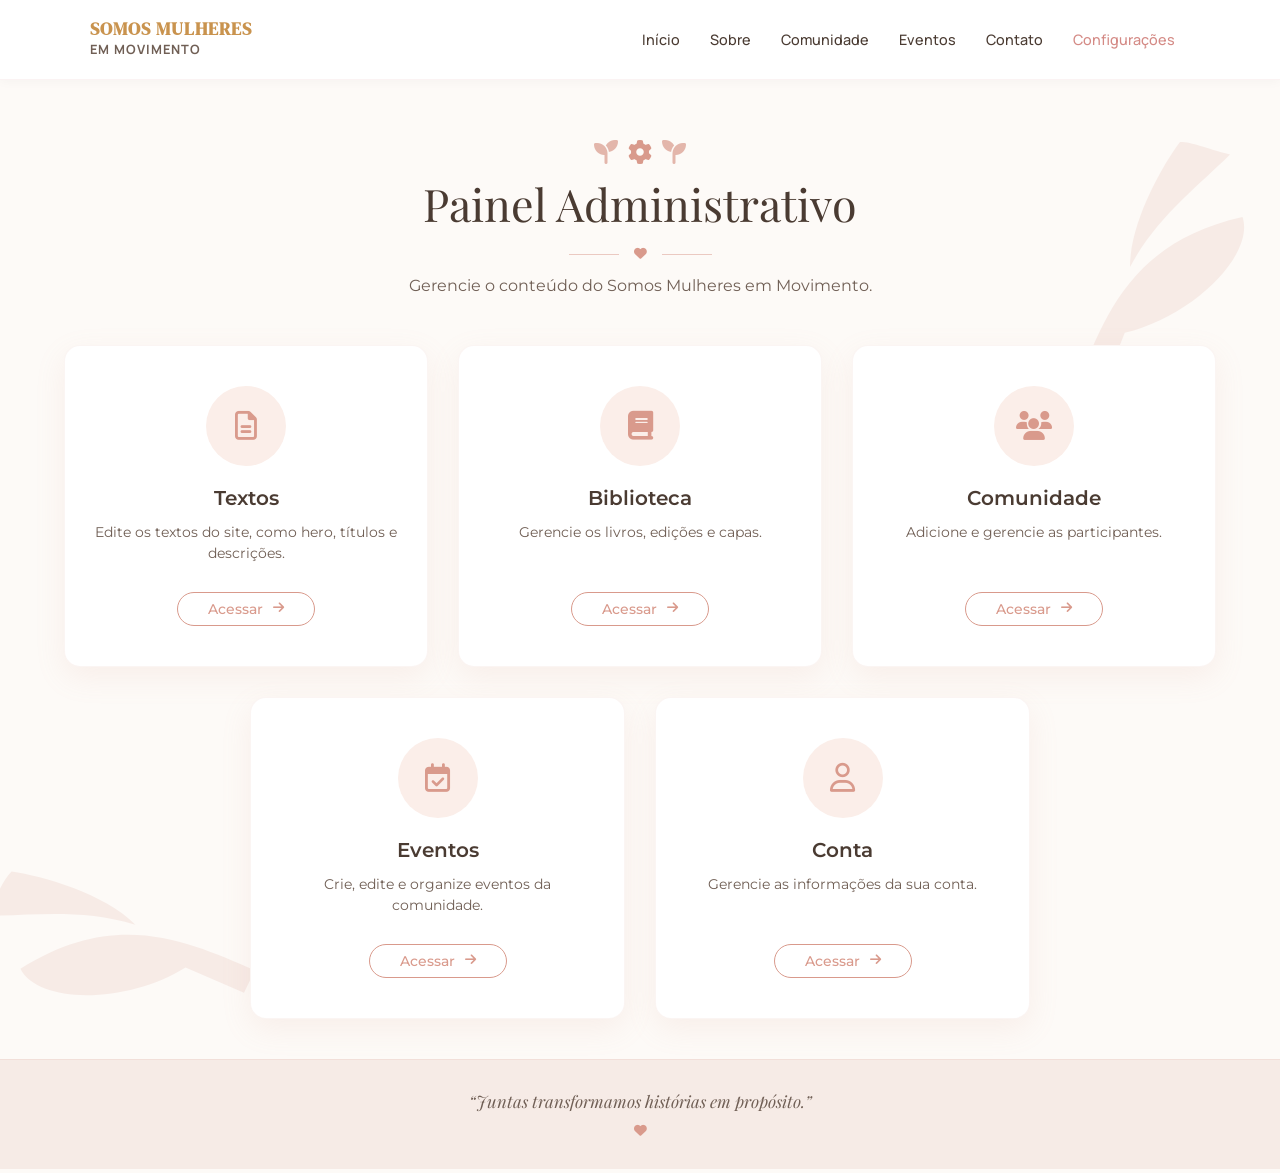
<file: configuracoes.html>
<!DOCTYPE html>
<html lang="pt-BR">
<head>
  <meta charset="UTF-8">
  <meta name="viewport" content="width=device-width, initial-scale=1.0, maximum-scale=1.0, user-scalable=no, viewport-fit=cover">
  <title>Somos Mulheres em Movimento - Painel Administrativo</title>
  
  <!-- Fontes do Menu (Index) -->
  <link rel="preconnect" href="https://fonts.googleapis.com">
  <link rel="preconnect" href="https://fonts.gstatic.com" crossorigin>
<link href="https://fonts.googleapis.com/css2?family=DM+Serif+Display&family=Manrope:wght@300;400;500;600;700&display=swap" rel="stylesheet">
    
  
  <!-- Fontes do Painel -->
  <link href="https://fonts.googleapis.com/css2?family=Montserrat:wght@400;500;600&family=Playfair+Display:ital,wght@0,400;0,600;1,400&display=swap" rel="stylesheet">
  
  <!-- Font Awesome para os ícones -->
  <link rel="stylesheet" href="https://cdnjs.cloudflare.com/ajax/libs/font-awesome/6.4.0/css/all.min.css">

  <style>
    /* ==========================================
       VARIÁVEIS DE CORES (MESCLADAS INDEX + PAINEL)
       ========================================== */
    :root {
      /* Cores e Fontes da Navbar (Do seu Index) */
      --bg-creme: #fdfaf7;
      --rosa-escuro: #d48a85;
      --rosa-claro: #e2b2ae;
      --dourado: #c9934e;
      --texto-escuro: #4a3b32;
      --texto-suave: #705f55;
      --branco: #ffffff;
      --fonte-titulo: 'DM Serif Display', serif;
      --fonte-corpo: 'Manrope', sans-serif;

      /* Cores e Variáveis do Painel */
      --accent-rose: #d99a8c;
      --accent-rose-light: #fbeee9;
      --shadow-soft: 0 10px 30px rgba(217, 154, 140, 0.12);
      --font-serif-painel: 'Playfair Display', Georgia, serif;
      --font-sans-painel: 'Montserrat', sans-serif;
    }

    * {
      box-sizing: border-box;
      margin: 0;
      padding: 0;
    }

    html, body {
      width: 100%;
      overflow-x: hidden; /* Evita rolagem e zoom lateral */
    }

    body {
      font-family: var(--font-sans-painel);
      background-color: var(--bg-creme);
      color: var(--texto-escuro);
      min-height: 100vh;
      display: flex;
      flex-direction: column;
      justify-content: space-between;
      position: relative;
    }

    /* Detalhes de folhas de fundo decorativas */
    body::before, body::after {
      content: "";
      position: absolute;
      width: 300px;
      height: 300px;
      opacity: 0.15;
      pointer-events: none;
      background-size: contain;
      background-repeat: no-repeat;
      z-index: 0;
    }
    body::before {
      top: 10%;
      right: -50px;
      background-image: url('data:image/svg+xml;utf8,<svg xmlns="http://www.w3.org/2000/svg" viewBox="0 0 24 24" fill="%23d99a8c"><path d="M17,8C8,10 5.9,16.17 3.82,21.34L5.71,22L7.58,17.26C13,16 18,11 17,8M12,2C10.5,4 8,8.5 8,12C10.11,8 13.5,5.5 16,3C14,2.5 13,2 12,2Z"/></svg>');
    }
    body::after {
      bottom: 5%;
      left: -50px;
      background-image: url('data:image/svg+xml;utf8,<svg xmlns="http://www.w3.org/2000/svg" viewBox="0 0 24 24" fill="%23d99a8c"><path d="M17,8C8,10 5.9,16.17 3.82,21.34L5.71,22L7.58,17.26C13,16 18,11 17,8M12,2C10.5,4 8,8.5 8,12C10.11,8 13.5,5.5 16,3C14,2.5 13,2 12,2Z"/></svg>');
      transform: scaleX(-1) rotate(45deg);
    }

    /* ==========================================
       HEADER / NAVBAR (Exatamente igual ao Index)
       ========================================== */
    .navbar {
        position: fixed; 
        top: 0;
        left: 0;
        width: 100%; 
        display: flex;
        justify-content: space-between;
        align-items: center;
        padding: 20px 7%;
        background-color: var(--branco);
        border-bottom: 1px solid rgba(212, 138, 133, 0.1);
        z-index: 1000; 
        box-shadow: 0 2px 10px rgba(0, 0, 0, 0.03); 
    }

    .logo {
        font-family: var(--fonte-titulo);
        font-size: 1.1rem;
        font-weight: bold;
        color: var(--dourado);
        line-height: 1.1;
        letter-spacing: 1px;
    }
    
    .logo span {
        font-size: 0.8rem;
        font-family: var(--fonte-corpo);
        color: var(--texto-suave);
    }

    .nav-links {
        display: flex;
        align-items: center;
    }

    .nav-links a {
        font-family: var(--fonte-corpo);
        color: var(--texto-escuro);
        margin: 0 15px;
        font-size: 0.9rem;
        font-weight: 500;
        text-decoration: none;
        transition: all 0.3s ease;
    }
    
    .nav-links a:hover { 
        color: var(--rosa-escuro); 
    }

    .menu-toggle, .hamburger, .nav-buttons-mobile {
        display: none;
    }

    /* ==========================================
       CONTEÚDO PRINCIPAL (PAINEL)
       ========================================== */
    main {
      max-width: 1200px;
      margin: 140px auto 40px auto; /* Margin-top para compensar a navbar fixa */
      padding: 0 24px;
      text-align: center;
      z-index: 1;
      flex-grow: 1;
      width: 100%;
    }

    .panel-header {
      margin-bottom: 50px;
    }

    .panel-header .icon-wrapper {
      display: inline-flex;
      align-items: center;
      gap: 10px;
      margin-bottom: 10px;
      color: var(--accent-rose);
    }
    
    .panel-header .icon-wrapper i { font-size: 1.5rem; }
    .panel-header .decor { font-size: 0.8rem; opacity: 0.7; }

    .panel-header h1 {
      font-family: var(--font-serif-painel);
      font-size: 2.8rem;
      font-weight: 400;
      color: var(--texto-escuro);
      margin-bottom: 15px;
    }

    .panel-header .divider {
      display: flex;
      align-items: center;
      justify-content: center;
      gap: 15px;
      margin-bottom: 15px;
    }

    .panel-header .divider::before,
    .panel-header .divider::after {
      content: "";
      width: 50px;
      height: 1px;
      background-color: var(--accent-rose);
      opacity: 0.5;
    }

    .panel-header .divider i {
      color: var(--accent-rose);
      font-size: 0.8rem;
    }

    .panel-header p {
      font-size: 1rem;
      color: var(--texto-suave);
      font-weight: 400;
    }

    /* Grid de Cards */
    .grid-container {
      display: flex;
      flex-direction: column;
      gap: 30px;
      align-items: center;
      width: 100%;
    }

    .row-top {
      display: grid;
      grid-template-columns: repeat(3, 1fr);
      gap: 30px;
      width: 100%;
    }

    /* CORREÇÃO DO ZOOM: Mudado de width: 66.6% para max-width dinâmico */
    .row-bottom {
      display: grid;
      grid-template-columns: repeat(2, 1fr);
      gap: 30px;
      width: 100%;
      max-width: 780px; 
    }

    .card {
      background-color: var(--branco);
      border-radius: 16px;
      padding: 40px 30px;
      box-shadow: var(--shadow-soft);
      display: flex;
      flex-direction: column;
      align-items: center;
      text-align: center;
      transition: transform 0.3s ease, box-shadow 0.3s ease;
      border: 1px solid rgba(217, 154, 140, 0.1);
    }

    .card:hover {
      transform: translateY(-5px);
      box-shadow: 0 15px 35px rgba(217, 154, 140, 0.2);
    }

    .card-icon-container {
      background-color: var(--accent-rose-light);
      width: 80px;
      height: 80px;
      border-radius: 50%;
      display: flex;
      align-items: center;
      justify-content: center;
      margin-bottom: 20px;
    }

    .card-icon-container i {
      font-size: 1.8rem;
      color: var(--accent-rose);
    }

    .card h3 {
      font-size: 1.25rem;
      font-weight: 600;
      color: var(--texto-escuro);
      margin-bottom: 12px;
    }

    .card p {
      font-size: 0.9rem;
      color: var(--texto-suave);
      line-height: 1.5;
      margin-bottom: 25px;
      min-height: 45px;
    }

    .btn-access {
      display: inline-flex;
      align-items: center;
      gap: 10px;
      padding: 8px 30px;
      border: 1px solid var(--accent-rose);
      border-radius: 20px;
      text-decoration: none;
      color: var(--accent-rose);
      font-size: 0.85rem;
      font-weight: 500;
      background-color: transparent;
      transition: background-color 0.3s, color 0.3s;
    }

    .btn-access:hover {
      background-color: var(--accent-rose);
      color: var(--branco);
    }

    .btn-access i {
      font-size: 0.8rem;
      transition: transform 0.3s ease;
    }

    .btn-access:hover i {
      transform: translateX(4px);
    }

    /* ==========================================
       FOOTER
       ========================================== */
    footer {
      background-color: #f6ebe6;
      padding: 30px 20px;
      text-align: center;
      border-top: 1px solid rgba(217, 154, 140, 0.15);
      z-index: 10;
      width: 100%;
    }

    footer p {
      font-family: var(--font-serif-painel);
      font-style: italic;
      color: var(--texto-suave);
      font-size: 1.05rem;
      margin-bottom: 8px;
    }

    footer .heart-icon {
      color: var(--accent-rose);
      font-size: 0.8rem;
    }

    /* ==========================================
       RESPONSIVIDADE (MEDIA QUERIES DO INDEX + PAINEL)
       ========================================== */
    @media (max-width: 1024px) {
        .navbar { padding: 20px 4%; }
        .nav-links a { margin: 0 8px; font-size: 0.85rem; }
    }

    @media (max-width: 992px) {
      .row-top { grid-template-columns: repeat(2, 1fr); }
      .row-bottom { grid-template-columns: repeat(2, 1fr); }
    }

    @media (max-width: 768px) {
        /* Menu Mobile - Hamburger */
        .hamburger {
            display: flex;
            flex-direction: column;
            justify-content: space-between;
            width: 24px;
            height: 18px;
            cursor: pointer;
            z-index: 1001;
        }
        
        .hamburger span {
            display: block;
            height: 2px;
            width: 100%;
            background-color: var(--texto-escuro);
            transition: all 0.3s ease;
        }

        .nav-links {
            position: fixed;
            top: 0;
            right: -100%;
            width: 70%;
            height: 100vh;
            background-color: var(--branco);
            box-shadow: -5px 0 15px rgba(0,0,0,0.05);
            display: flex;
            flex-direction: column;
            align-items: center;
            justify-content: center;
            gap: 20px;
            transition: right 0.3s ease;
            z-index: 1000;
        }
        
        .nav-links a { 
            font-size: 1.1rem; 
            margin: 10px 0;
        }

        .menu-toggle:checked ~ .nav-links { right: 0; }
        .menu-toggle:checked ~ .hamburger span:nth-child(1) { transform: translateY(8px) rotate(45deg); }
        .menu-toggle:checked ~ .hamburger span:nth-child(2) { opacity: 0; }
        .menu-toggle:checked ~ .hamburger span:nth-child(3) { transform: translateY(-8px) rotate(-45deg); }

        /* Ajustes Painel Mobile */
        .panel-header h1 { font-size: 2.2rem; }
        .row-top, .row-bottom { grid-template-columns: 1fr; }
    }
  </style>
</head>
<body>

  <!-- NAVBAR RESPONSIVA (Igual ao Index) -->
  <header class="navbar">
      <div class="logo">SOMOS MULHERES<br><span>EM MOVIMENTO</span></div>
      
      <!-- Botão Hambúrguer para Celular -->
      <input type="checkbox" id="menu-toggle" class="menu-toggle">
      <label for="menu-toggle" class="hamburger">
          <span></span>
          <span></span>
          <span></span>
      </label>

      <nav class="nav-links">
          <a href="index.html">Início</a>
          <a href="sobre.html">Sobre</a>
          <a href="comunidade.html">Comunidade</a>
          <a href="eventos.html">Eventos</a>
          <a href="contatos.html">Contato</a>
          <a href="configuracoes.html" style="color: var(--rosa-escuro);">Configurações</a>
          
          <div class="nav-buttons-mobile"></div>
      </nav>
  </header>

  <!-- Conteúdo Principal do Painel -->
  <main>
    <section class="panel-header">
      <div class="icon-wrapper">
        <span class="decor"><i class="fa-solid fa-seedling"></i></span>
        <i class="fa-solid fa-gear"></i>
        <span class="decor" style="transform: scaleX(-1);"><i class="fa-solid fa-seedling"></i></span>
      </div>
      <h1>Painel Administrativo</h1>
      <div class="divider">
        <i class="fa-solid fa-heart"></i>
      </div>
      <p>Gerencie o conteúdo do Somos Mulheres em Movimento.</p>
    </section>

    <!-- Grid de Opções (Cards) -->
    <div class="grid-container">
      
      <!-- Linha Superior (3 Cards) -->
      <div class="row-top">
        <div class="card">
          <div class="card-icon-container">
            <i class="fa-regular fa-file-lines"></i>
          </div>
          <h3>Textos</h3>
          <p>Edite os textos do site, como hero, títulos e descrições.</p>
          <a href="#textos" class="btn-access">
            Acessar <i class="fa-solid fa-arrow-right"></i>
          </a>
        </div>

        <div class="card">
          <div class="card-icon-container">
            <i class="fa-solid fa-book"></i>
          </div>
          <h3>Biblioteca</h3>
          <p>Gerencie os livros, edições e capas.</p>
          <a href="#biblioteca" class="btn-access">
            Acessar <i class="fa-solid fa-arrow-right"></i>
          </a>
        </div>

        <div class="card">
          <div class="card-icon-container">
            <i class="fa-solid fa-users"></i>
          </div>
          <h3>Comunidade</h3>
          <p>Adicione e gerencie as participantes.</p>
          <a href="#comunidade" class="btn-access">
            Acessar <i class="fa-solid fa-arrow-right"></i>
          </a>
        </div>
      </div>

      <!-- Linha Inferior (2 Cards) -->
      <div class="row-bottom">
        <div class="card">
          <div class="card-icon-container">
            <i class="fa-regular fa-calendar-check"></i>
          </div>
          <h3>Eventos</h3>
          <p>Crie, edite e organize eventos da comunidade.</p>
          <a href="#eventos" class="btn-access">
            Acessar <i class="fa-solid fa-arrow-right"></i>
          </a>
        </div>

        <div class="card">
          <div class="card-icon-container">
            <i class="fa-regular fa-user"></i>
          </div>
          <h3>Conta</h3>
          <p>Gerencie as informações da sua conta.</p>
          <a href="#conta" class="btn-access">
            Acessar <i class="fa-solid fa-arrow-right"></i>
          </a>
        </div>
      </div>

    </div>
  </main>

  <!-- Rodapé -->
  <footer>
    <p>“Juntas transformamos histórias em propósito.”</p>
    <i class="fa-solid fa-heart heart-icon"></i>
  </footer>

</body>
</html>
</file>
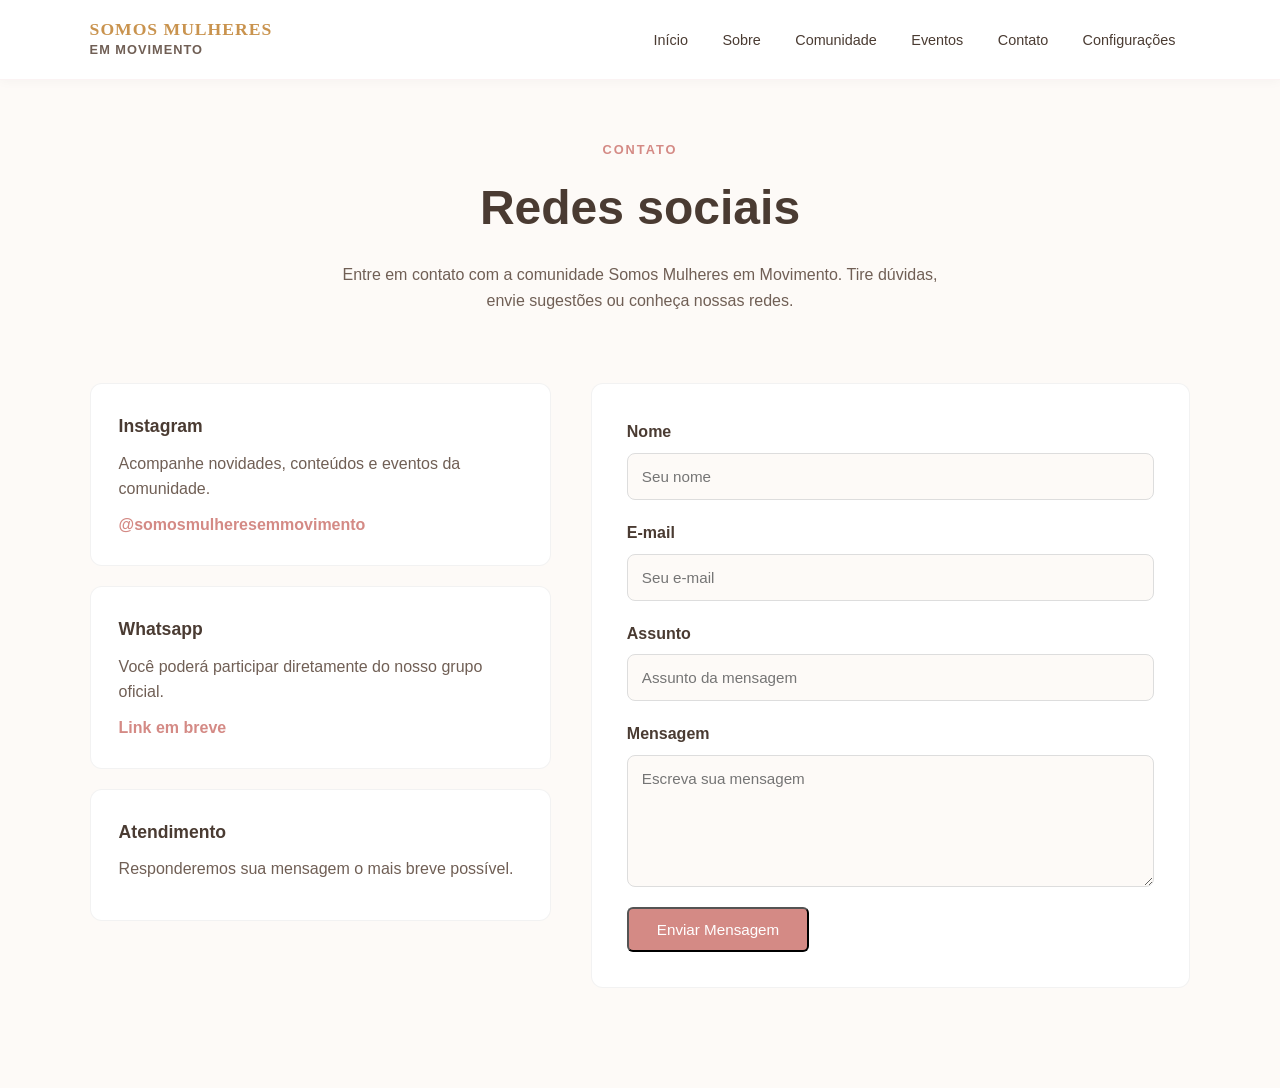
<file: contatos.html>
<!DOCTYPE html>
<html>

<head>
  <meta charset="UTF-8">
  <meta name="viewport" content="width=device-width, initial-scale=1">
  <title></title>
</head>
<link rel="stylesheet" href="contatos.css">
<link rel="stylesheet" href="style.css">

<body>
    
<header class="navbar">
    <div class="logo">
        SOMOS MULHERES<br>
        <span>EM MOVIMENTO</span>
    </div>

    <input type="checkbox" id="menu-toggle" class="menu-toggle">

    <label for="menu-toggle" class="hamburger">
        <span></span>
        <span></span>
        <span></span>
    </label>

    <nav class="nav-links">
            <a href="index.html">Início</a>
            <a href="sobre.html">Sobre</a>
            <a href="comunidade.html">Comunidade</a>
            <a href="eventos.html">Eventos</a>
            <a href="contatos.html">Contato</a>
                        <a href="configuracoes.html">Configurações</a>
    </nav>

    </div>
</header>
    
    
    
<section class="contact-page">

    <div class="contact-header">
        <span class="subtitle">Contato</span>
        <h1>Redes sociais</h1>
        <p>
            Entre em contato com a comunidade Somos Mulheres em Movimento.
            Tire dúvidas, envie sugestões ou conheça nossas redes.
        </p>
    </div>

    <div class="contact-container">

        <div class="contact-info">

            <div class="contact-card">
                <h3>Instagram</h3>
                <p>
                    Acompanhe novidades, conteúdos e eventos da comunidade.
                </p>

                <a href="https://www.instagram.com/somosmulheresemmovimento?igsh=YnJ5N2hqcnowNGRm"
                   target="_blank"
                   class="contact-link">
                   @somosmulheresemmovimento
                </a>
            </div>

            <div class="contact-card">
                <h3>Whatsapp</h3>
                <p>
                    Você poderá participar diretamente do nosso grupo oficial.
                </p>

                <a href="#" class="contact-link">
                    Link em breve
                </a>
            </div>

            <div class="contact-card">
                <h3>Atendimento</h3>
                <p>
                    Responderemos sua mensagem o mais breve possível.
                </p>
            </div>

        </div>

        <form class="contact-form">

            <div class="form-group">
                <label>Nome</label>
                <input type="text" placeholder="Seu nome">
            </div>

            <div class="form-group">
                <label>E-mail</label>
                <input type="email" placeholder="Seu e-mail">
            </div>

            <div class="form-group">
                <label>Assunto</label>
                <input type="text" placeholder="Assunto da mensagem">
            </div>

            <div class="form-group">
                <label>Mensagem</label>
                <textarea rows="6" placeholder="Escreva sua mensagem"></textarea>
            </div>

            <button type="submit" class="btn-primary rose">
                Enviar Mensagem
            </button>

        </form>

    </div>

</section>


  
  
  
</body>

</html>
</file>
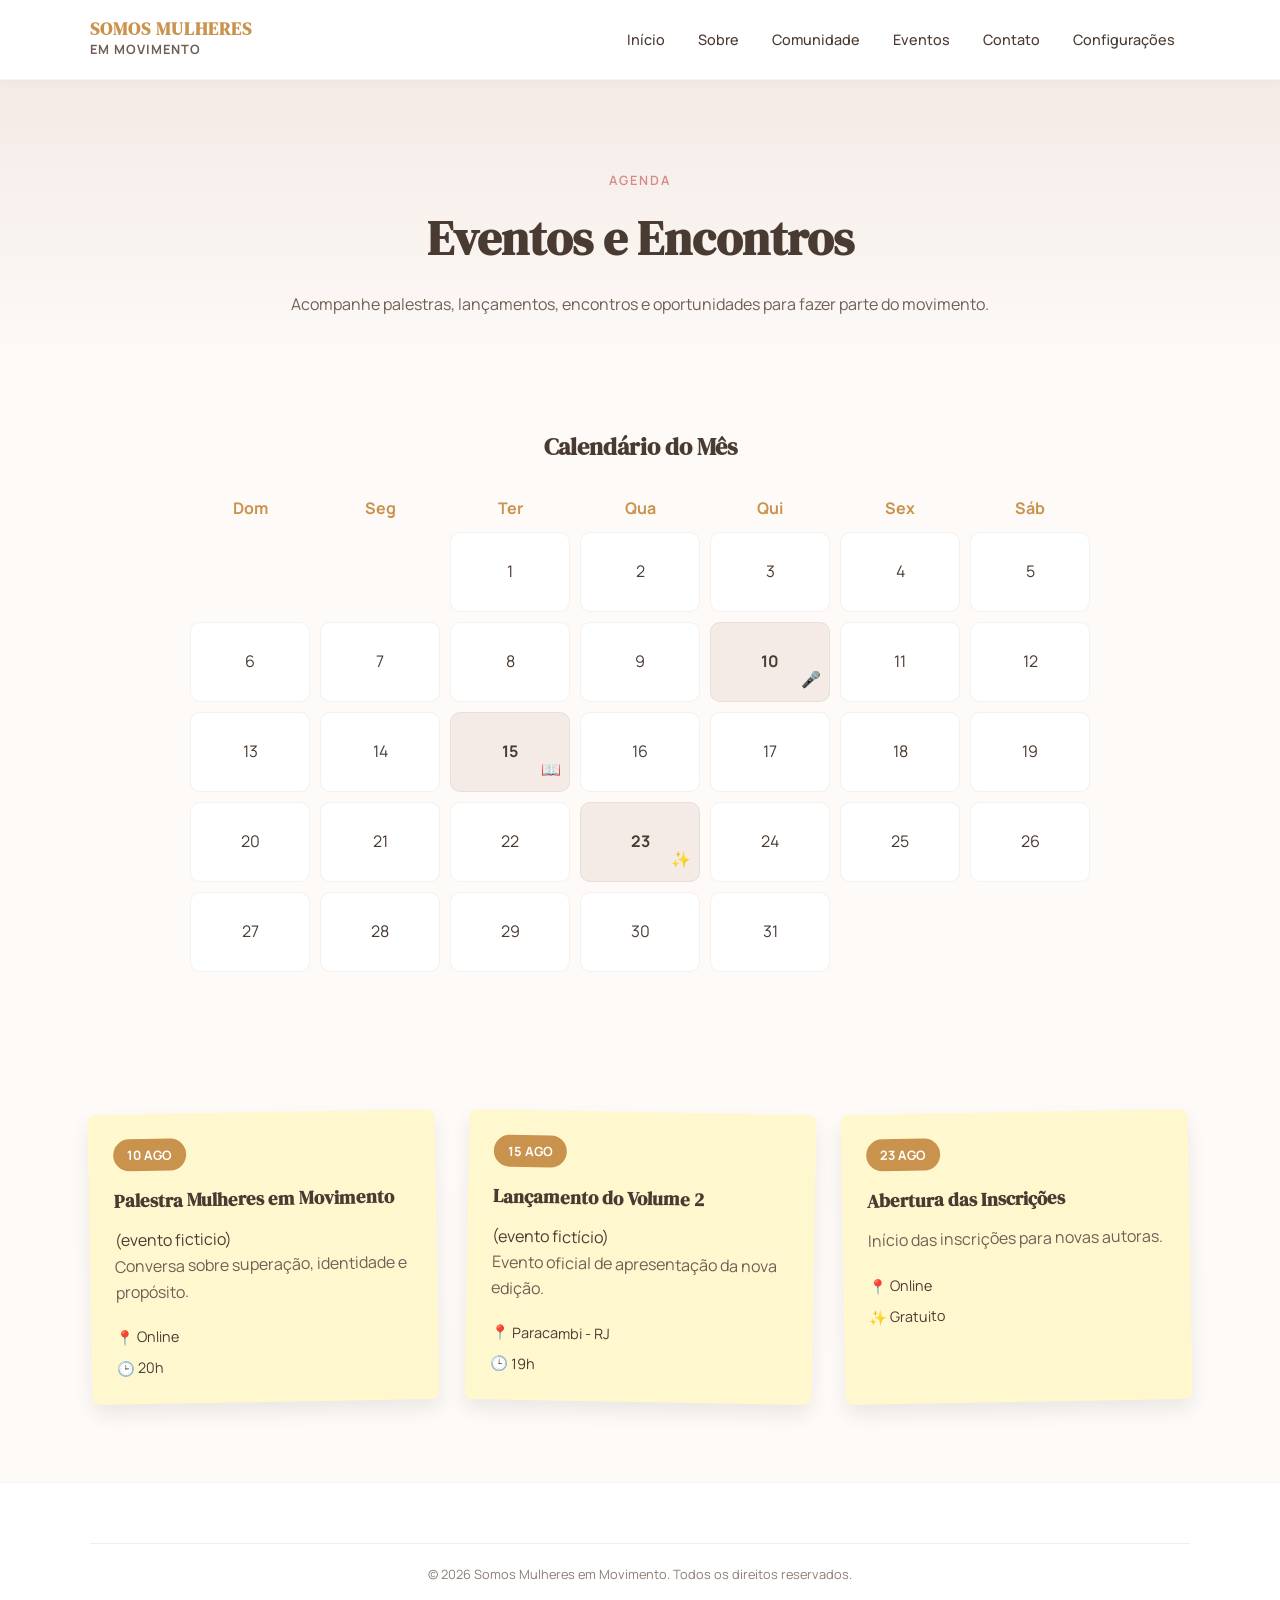
<file: eventos.html>
<!DOCTYPE html>
<html lang="pt-BR">
<head>
<meta charset="UTF-8">
<meta name="viewport" content="width=device-width, initial-scale=1.0">

<title>Eventos - Somos Mulheres em Movimento</title>

<link rel="preconnect" href="https://fonts.googleapis.com">
<link rel="preconnect" href="https://fonts.gstatic.com" crossorigin>

<link href="https://fonts.googleapis.com/css2?family=DM+Serif+Display&family=Manrope:wght@300;400;500;600;700&display=swap" rel="stylesheet">

<link rel="stylesheet" href="style.css">
<link rel="stylesheet" href="eventos.css">

</head>
<body>

<header class="navbar">
    <div class="logo">
        SOMOS MULHERES<br>
        <span>EM MOVIMENTO</span>
    </div>

    <input type="checkbox" id="menu-toggle" class="menu-toggle">

    <label for="menu-toggle" class="hamburger">
        <span></span>
        <span></span>
        <span></span>
    </label>

    <nav class="nav-links">
            <a href="index.html">Início</a>
            <a href="sobre.html">Sobre</a>
            <a href="comunidade.html">Comunidade</a>
            <a href="eventos.html">Eventos</a>
            <a href="contatos.html">Contato</a>
                        <a href="configuracoes.html">Configurações</a>
    </nav>

    </div>
</header>

<section class="page-header">
    <div class="header-container">
        <span class="subtitle">Agenda</span>

        <h1>Eventos e Encontros</h1>

        <p>
            Acompanhe palestras, lançamentos, encontros e
            oportunidades para fazer parte do movimento.
        </p>
    </div>
</section>

<section class="calendar-section">

    <h2>Calendário do Mês</h2>

    <div class="calendar">

        <div class="day-name">Dom</div>
        <div class="day-name">Seg</div>
        <div class="day-name">Ter</div>
        <div class="day-name">Qua</div>
        <div class="day-name">Qui</div>
        <div class="day-name">Sex</div>
        <div class="day-name">Sáb</div>

        <div></div>
        <div></div>

        <div class="day">1</div>
        <div class="day">2</div>
        <div class="day">3</div>
        <div class="day">4</div>
        <div class="day">5</div>

        <div class="day">6</div>
        <div class="day">7</div>
        <div class="day">8</div>
        <div class="day">9</div>

        <div class="day event-day">
            10
            <span>🎤</span>
        </div>

        <div class="day">11</div>
        <div class="day">12</div>

        <div class="day">13</div>
        <div class="day">14</div>

        <div class="day event-day">
            15
            <span>📖</span>
        </div>

        <div class="day">16</div>
        <div class="day">17</div>
        <div class="day">18</div>
        <div class="day">19</div>

        <div class="day">20</div>
        <div class="day">21</div>
        <div class="day">22</div>

        <div class="day event-day">
            23
            <span>✨</span>
        </div>

        <div class="day">24</div>
        <div class="day">25</div>
        <div class="day">26</div>

        <div class="day">27</div>
        <div class="day">28</div>
        <div class="day">29</div>
        <div class="day">30</div>
        <div class="day">31</div>

    </div>

</section>

<section class="events-board">

    <div class="event-card">
        <span class="event-date">10 AGO</span>

        <h3>Palestra Mulheres em Movimento</h3>
        <span>(evento ficticio)</span>

        <p>
            Conversa sobre superação, identidade e propósito.
        </p>

        <div class="event-info">
            <span>📍 Online</span>
            <span>🕒 20h</span>
        </div>
    </div>

    <div class="event-card">
        <span class="event-date">15 AGO</span>

        <h3>Lançamento do Volume 2</h3>
        <span>(evento fictício)</span>

        <p>
            Evento oficial de apresentação da nova edição.
        </p>

        <div class="event-info">
            <span>📍 Paracambi - RJ</span>
            <span>🕒 19h</span>
        </div>
    </div>

    <div class="event-card">
        <span class="event-date">23 AGO</span>

        <h3>Abertura das Inscrições</h3>

        <p>
            Início das inscrições para novas autoras.
        </p>

        <div class="event-info">
            <span>📍 Online</span>
            <span>✨ Gratuito</span>
        </div>
    </div>

</section>

<footer class="footer">
    <div class="footer-copyright">
        <p>
            © 2026 Somos Mulheres em Movimento.
            Todos os direitos reservados.
        </p>
    </div>
</footer>

</body>
</html>
</file>
<file: contatos.css>
/* ==========================
   PÁGINA DE CONTATO
========================== */

.contact-page{
    padding:140px 7% 100px;
}

.contact-header{
    text-align:center;
    max-width:700px;
    margin:0 auto 70px;
}

.contact-header h1{
    font-size:3rem;
    font-weight:700;
    margin-bottom:15px;
}

.contact-header p{
    color:var(--texto-suave);
    max-width:600px;
    margin:auto;
}

.contact-container{
    display:grid;
    grid-template-columns:1fr 1.3fr;
    gap:40px;
}

.contact-info{
    display:flex;
    flex-direction:column;
    gap:20px;
}

.contact-card{
    background:var(--branco);
    padding:28px;
    border-radius:12px;
    border:1px solid rgba(0,0,0,0.05);
}

.contact-card h3{
    margin-bottom:10px;
    font-size:1.1rem;
}

.contact-card p{
    color:var(--texto-suave);
    margin-bottom:10px;
}

.contact-link{
    color:var(--rosa-escuro);
    font-weight:600;
}

.contact-form{
    background:var(--branco);
    padding:35px;
    border-radius:12px;
    border:1px solid rgba(0,0,0,0.05);
}

.form-group{
    display:flex;
    flex-direction:column;
    margin-bottom:20px;
}

.form-group label{
    margin-bottom:8px;
    font-weight:600;
}

.form-group input,
.form-group textarea{
    padding:14px;
    border:1px solid #ddd;
    border-radius:8px;
    font-family:var(--fonte-corpo);
    font-size:0.95rem;
    background:var(--bg-creme);
}

.form-group textarea{
    resize:vertical;
}

.form-group input:focus,
.form-group textarea:focus{
    outline:none;
    border-color:var(--rosa-escuro);
}

/* RESPONSIVO */

@media(max-width:900px){

    .contact-container{
        grid-template-columns:1fr;
    }

    .contact-header h1{
        font-size:2.2rem;
    }

    .contact-page{
        padding:120px 5% 80px;
    }
}
</file>
<file: style.css>
/* ==========================================================
   1. CONFIGURAÇÕES GERAIS E PALETA DE CORES
   ========================================================== */
:root {
    --bg-creme: #fdfaf7;
    --rosa-escuro: #d48a85;
    --rosa-claro: #e2b2ae;
    --rosa-suave: #f4eae6;
    --dourado: #c9934e;
    --texto-escuro: #4a3b32;
    --texto-suave: #705f55;
    --branco: #ffffff;
    
    /* Fontes */
    --fonte-titulo: 'DM Serif Display', serif;
    --fonte-corpo: 'Manrope', sans-serif;
}

* {
    margin: 0;
    padding: 0;
    box-sizing: border-box;
}

body {
    font-family: var(--fonte-corpo);
    background-color: var(--bg-creme);
    color: var(--texto-escuro);
    line-height: 1.6;
}

a {
    text-decoration: none;
    transition: all 0.3s ease;
}

/* ==========================================================
   2. COMPONENTES REUTILIZÁVEIS (BOTÕES E ÍCONES)
   ========================================================== */
.btn-primary {
    display: inline-block;
    padding: 12px 28px;
    border-radius: 6px;
    font-weight: 500;
    color: var(--branco);
    font-size: 0.95rem;
    text-align: center;
}

.btn-primary.rose { 
    background-color: var(--rosa-escuro);
}
.btn-primary.rose:hover { 
    background-color: #be7570; 
}


.btn-primary.gold { 
    background-color: var(--dourado); 
    margin: 30px;
}


.btn-secondary {
    display: inline-block;
    padding: 12px 28px;
    border: 1px solid var(--rosa-escuro);
    border-radius: 6px;
    color: var(--rosa-escuro);
    font-weight: 500;
    font-size: 0.95rem;
    text-align: center;
    
}
.btn-secondary:hover {
    background-color: var(--rosa-suave);
}

.icon, [data-lucide] {
    width: 28px;
    height: 28px;
    stroke: var(--dourado);
    color: var(--dourado);
    stroke-width: 1.7;
    flex-shrink: 0;
}

.feature-item svg, .cta-item svg {
    width: 28px;
    height: 28px;
    stroke: var(--dourado);
    stroke-width: 1.7;
}

/* ==========================================================
   3. ESTRUTURA HEADER / NAVBAR (FIXA NO TOPO)
   ========================================================== */
.navbar {
    position: fixed; 
    top: 0;
    left: 0;
    width: 100%; 
    display: flex;
    justify-content: space-between;
    align-items: center;
    padding: 20px 7%;
    background-color: var(--branco);
    border-bottom: 1px solid rgba(212, 138, 133, 0.1);
    z-index: 1000; 
    box-shadow: 0 2px 10px rgba(0, 0, 0, 0.03); 
}

.logo {
    font-family: var(--fonte-titulo);
    font-size: 1.1rem;
    font-weight: bold;
    color: var(--dourado);
    line-height: 1.1;
    letter-spacing: 1px;
}
.logo span {
    font-size: 0.8rem;
    font-family: var(--fonte-corpo);
    color: var(--texto-suave);
}

.nav-links a {
    color: var(--texto-escuro);
    margin: 0 15px;
    font-size: 0.9rem;
    font-weight: 500;
}
.nav-links a:hover { 
    color: var(--rosa-escuro); 
}

.btn-login {
    color: var(--rosa-escuro);
    margin-right: 20px;
    font-size: 0.9rem;
    font-weight: 500;
    border: 1px solid var(--rosa-claro);
    padding: 8px 20px;
    border-radius: 6px;
}

.menu-toggle, .hamburger, .nav-buttons-mobile {
    display: none;
}

/* ==========================================================
   4. HERO SECTION & MOCKUP DO LIVRO
   ========================================================== */
.hero {
    margin-top: 80px;
    display: grid;
    grid-template-columns: 1.1fr 0.9fr; 
    gap: 50px;
    padding: 80px 7%;
    align-items: center;
    background: radial-gradient(circle at 80% 20%, var(--rosa-suave) 0%, transparent 60%);
}

.hero-book-featured {
    display: flex;
    justify-content: center;
    align-items: center;
}

/* Customização do mockup para simular o livro */
.book-cover-mockup {
    width: 280px;
    height: 400px;
    background-color: var(--rosa-escuro);
    border-radius: 8px 16px 16px 8px;
    box-shadow: 15px 15px 30px rgba(0, 0, 0, 0.15);
    position: relative;
    display: flex;
    flex-direction: column;
    justify-content: flex-end;
    padding: 30px;
    color: var(--branco);
    border-left: 5px solid rgba(0,0,0,0.1);
}

/* Imagem da capa ajustada sem vazar das bordas */
.book-cover-mockup img {
    position: absolute;
    top: 0;
    left: 0;
    width: 100%;
    height: 100%;
    object-fit: cover;
    border-radius: 8px 16px 16px 8px; 
    z-index: 1;
}

/* Sombra degradê para destacar o texto branco por cima da imagem */
.book-cover-mockup::after {
    content: '';
    position: absolute;
    top: 0;
    left: 0;
    width: 100%;
    height: 100%;
    
}

.book-title-mock {
    font-family: var(--fonte-titulo);
    font-size: 1.8rem;
    text-align: center;
    line-height: 1.3;
    position: relative;
    z-index: 3;
}
.book-title-mock span {
    display: block;
    font-family: var(--fonte-corpo);
    font-size: 1rem;
    margin-top: 15px;
    color: var(--rosa-suave);
}

/* Selo posicionado para fora da borda direita */
.volume-badge {
    position: absolute;
    top: 20px;
    right: -15px;
    background-color: var(--dourado);
    color: var(--branco);
    padding: 5px 15px;
    font-size: 0.75rem;
    font-weight: bold;
    border-radius: 4px;
    box-shadow: 3px 4px 10px rgba(0,0,0,0.15);
    z-index: 3;
}

/* ==========================================================
   5. FEATURES BAR (BARRA DE BENEFÍCIOS)
   ========================================================== */
.features-bar {
    display: grid;
    grid-template-columns: repeat(4, 1fr);
    background-color: var(--rosa-suave);
    padding: 30px 7%;
    text-align: center;
    gap: 20px;
}

.feature-item {
    display: flex;
    align-items: center;
    justify-content: center;
    gap: 15px;
    text-align: left;
}

.feature-item h3 { 
    font-size: 1.1rem; 
    font-weight: 600;
    font-family: var(--fonte-corpo);
    color: var(--texto-escuro);
}
    
.feature-item p { 
    font-size: 0.85rem; 
    color: var(--texto-suave);
    font-family: var(--fonte-corpo);
}

/* ==========================================================
   6. SEÇÃO SOBRE NÓS E PREVIEW DA COMUNIDADE
   ========================================================== */
.about-community {
    display: grid;
    grid-template-columns: 1fr 1.2fr;
    gap: 80px;
    padding: 100px 7%;
}

.subtitle {
    text-transform: uppercase;
    font-size: 0.8rem;
    letter-spacing: 2px;
    color: var(--rosa-escuro);
    font-weight: 600;
    display: block;
    margin-bottom: 10px;
}

.about-text h2 {
    font-family: var(--fonte-titulo);
    font-size: 2.5rem;
    line-height: 1.2;
    margin-bottom: 20px;
}

.about-text p {
    color: var(--texto-suave);
    margin-bottom: 20px;
}

.about-text .btn-primary { 
    margin-top: 15px; 
}

.community-preview {
    background-color: var(--branco);
    padding: 40px;
    border-radius: 12px;
    border: 1px solid rgba(212, 138, 133, 0.15);
}

.community-preview h3 {
    font-size: 1.2rem;
    margin-bottom: 25px;
    color: var(--texto-escuro);
}

.cards-grid {
    display: grid;
    grid-template-columns: repeat(3, 1fr);
    gap: 20px;
    margin-bottom: 25px;
}

.profile-card {
    background-color: var(--bg-creme);
    padding: 15px;
    border-radius: 8px;
    text-align: center;
}

.profile-img-placeholder {
    height: 140px;
    background-color: var(--rosa-claro);
    border-radius: 6px;
    margin-bottom: 15px;
}

.profile-card h4 { font-size: 1rem; margin-bottom: 2px; }
.profile-card .role { font-size: 0.8rem; color: var(--dourado); margin-bottom: 8px; }
.profile-card .tag { font-size: 0.75rem; color: var(--texto-suave); font-weight: 500; }

.view-all {
    display: inline-block;
    color: var(--rosa-escuro);
    font-weight: 600;
    font-size: 0.9rem;
}

/* ==========================================================
   7. SEÇÃO DE EDIÇÕES (BIBLIOTECA)
   ========================================================== */
.edicoes-section {
    padding: 80px 7%;
    background-color: var(--branco);
}

.section-title-center {
    text-align: center;
    max-width: 600px;
    margin: 0 auto 50px auto;
}
.section-title-center h2 {
    font-family: var(--fonte-titulo);
    font-size: 2.3rem;
    margin-bottom: 15px;
}

.edicoes-grid {
    display: grid;
    grid-template-columns: repeat(auto-fit, minmax(280px, 1fr));
    gap: 40px;
}

.book-card {
    background-color: var(--bg-creme);
    border-radius: 8px;
    overflow: hidden;
    box-shadow: 0 5px 15px rgba(0,0,0,0.02);
    border: 1px solid rgba(212, 138, 133, 0.1);
    transition: transform 0.3s;
    display: flex;
    flex-direction: column;
}
.book-card:hover {
    transform: translateY(-5px);
}

.book-card-cover {
    height: 220px;
    display: flex;
    align-items: center;
    justify-content: center;
    color: var(--branco);
    font-family: var(--fonte-titulo);
    font-size: 2rem;
}
.placeholder-vol1 { background-color: var(--rosa-claro); }
.placeholder-vol2 { background-color: var(--texto-suave); opacity: 0.7; }

.book-card-info {
    padding: 25px;
    flex-grow: 1;
    display: flex;
    flex-direction: column;
    justify-content: space-between;
}
.book-card-info h3 { font-size: 1.2rem; margin-bottom: 10px; }
.book-card-info p { font-size: 0.9rem; color: var(--texto-suave); margin-bottom: 15px; }
.btn-link { color: var(--rosa-escuro); font-weight: 600; font-size: 0.9rem; }

.book-card-cover {
    height: 350px;
    background: #f8f5f2;
    display: flex;
    justify-content: center;
    align-items: center;
}

.book-card-cover img {
    height: 90%;
    width: auto;
    border-radius: 4px;
    box-shadow: 0 10px 20px rgba(0,0,0,.15);
}



.badge-status {
    align-self: flex-start;
    background-color: rgba(112, 95, 85, 0.1);
    color: var(--texto-escuro);
    padding: 3px 10px;
    font-size: 0.75rem;
    border-radius: 4px;
}

.book-card.call-to-action {
    background-color: var(--rosa-suave);
    border: 2px dashed var(--rosa-claro);
    justify-content: center;
    align-items: center;
    padding: 40px 25px;
    text-align: center;
}
.cta-card-content h4 { font-family: var(--fonte-titulo); font-size: 1.4rem; margin-bottom: 10px; }
.cta-card-content p { font-size: 0.9rem; margin-bottom: 20px; color: var(--texto-suave); }

/* ==========================================================
   8. SEÇÃO FAÇA PARTE (CTA GRID)
   ========================================================== */
.cta-section {
    background: linear-gradient(to bottom, var(--rosa-suave), transparent);
    padding: 100px 7%;
    text-align: center;
}

.cta-header {
    max-width: 700px;
    margin: 0 auto 60px auto;
}
.cta-header h2 { font-family: var(--fonte-titulo); font-size: 2.4rem; margin-bottom: 15px; }
.cta-header p { color: var(--texto-suave); margin-bottom: 25px; }

.cta-grid {
    display: grid;
    grid-template-columns: repeat(4, 1fr);
    gap: 30px;
}

.cta-item {
    background-color: var(--branco);
    padding: 30px 20px;
    border-radius: 8px;
    box-shadow: 0 5px 15px rgba(0,0,0,0.02);
}
.cta-item h4 { font-size: 1.1rem; margin-bottom: 10px; }
.cta-item p { font-size: 0.85rem; color: var(--texto-suave); }

/* ==========================================================
   9. DEPOIMENTOS & NEWSLETTER
   ========================================================== */
.quote-section {
    padding: 80px 7%;
    text-align: center;
    background-color: var(--branco);
}

.quote-container {
    max-width: 800px;
    margin: 0 auto;
}
.quote-mark {
    font-family: var(--fonte-titulo);
    font-size: 5rem;
    color: var(--rosa-claro);
    line-height: 0;
    display: block;
    margin-bottom: 20px;
}

blockquote {
    font-family: var(--fonte-corpo);
    font-size: 1.8rem;
    font-weight: 300;
    color: var(--texto-escuro);
}

.newsletter-bar {
    background-color: var(--rosa-claro);
    padding: 40px 7%;
    display: flex;
    justify-content: space-between;
    align-items: center;
    gap: 30px;
}
.newsletter-bar h3 { color: var(--texto-escuro); font-size: 1.3rem; max-width: 400px; }

.newsletter-form {
    display: flex;
    gap: 15px;
    flex-grow: 1;
    max-width: 600px;
}
.newsletter-form input {
    flex-grow: 1;
    padding: 12px 20px;
    border: none;
    border-radius: 6px;
    font-family: var(--fonte-corpo);
}

.btn-submit {
    background-color: var(--dourado);
    color: var(--branco);
    border: none;
    padding: 12px 30px;
    border-radius: 6px;
    font-weight: 600;
    cursor: pointer;
    transition: background 0.3s;
}
.btn-submit:hover { background-color: #b07e3d; }

/* ==========================================================
   10. RODAPÉ (FOOTER)
   ========================================================== */
.footer {
    background-color: var(--branco);
    padding: 60px 7% 30px 7%;
    border-top: 1px solid rgba(212, 138, 133, 0.1);
}

.footer-container {
    display: flex;
    justify-content: space-between;
    width: 100%;
    margin-bottom: 40px;
}

.footer-brand { max-width: 300px; }
.footer-brand p { font-size: 0.85rem; color: var(--texto-suave); margin-top: 15px; }

.footer-links {
    display: flex;
    gap: 60px;
}
.footer-links h4 {
    font-size: 0.9rem;
    text-transform: uppercase;
    letter-spacing: 1px;
    margin-bottom: 15px;
    color: var(--texto-escuro);
}
.footer-links a {
    display: block;
    font-size: 0.85rem;
    color: var(--texto-suave);
    margin-bottom: 8px;
}
.footer-links a:hover { color: var(--rosa-escuro); }

.footer-copyright {
    border-top: 1px solid rgba(112, 95, 85, 0.1); 
    padding-top: 20px;
    text-align: center;
}
.footer-copyright p { font-size: 0.8rem; color: var(--texto-suave); opacity: 0.8; }

/* ==========================================================
   11. RESPONSIVIDADE PARA TABLETS (Telas até 1024px)
   ========================================================== */
@media (max-width: 1024px) {
    .navbar { padding: 20px 4%; }
    .nav-links a { margin: 0 8px; font-size: 0.85rem; }
    .btn-login { margin-right: 10px; padding: 8px 15px; }
    
    .hero {
        grid-template-columns: 1fr; 
        text-align: center;
        padding: 40px 5%;
    }
    .hero-content h1 { font-size: 3rem; }
    .hero-content p { margin: 0 auto 30px auto; }
    .hero-actions { justify-content: center; }

    .features-bar { grid-template-columns: repeat(2, 1fr); gap: 20px; }
    .about-community { grid-template-columns: 1fr; gap: 50px; padding: 60px 5%; }
    .cta-grid { grid-template-columns: repeat(2, 1fr); }
}

/* ==========================================================
   12. RESPONSIVIDADE PARA CELULARES (Telas até 768px)
   ========================================================== */
@media (max-width: 768px) {
    .nav-buttons { display: none; }
    
    .hamburger {
        display: flex;
        flex-direction: column;
        justify-content: space-between;
        width: 24px;
        height: 18px;
        cursor: pointer;
        z-index: 100;
    }
    .hamburger span {
        display: block;
        height: 2px;
        width: 100%;
        background-color: var(--texto-escuro);
        transition: all 0.3s ease;
    }

    .nav-links {
        position: fixed;
        top: 0;
        right: -100%;
        width: 70%;
        height: 100vh;
        background-color: var(--branco);
        box-shadow: -5px 0 15px rgba(0,0,0,0.05);
        display: flex;
        flex-direction: column;
        align-items: center;
        justify-content: center;
        gap: 20px;
        transition: right 0.3s ease;
        z-index: 99;
    }
    .nav-links a { font-size: 1.1rem; }

    .nav-buttons-mobile {
        display: flex;
        flex-direction: column;
        align-items: center;
        gap: 15px;
        margin-top: 20px;
        width: 80%;
    }
    .nav-buttons-mobile .btn-login,
    .nav-buttons-mobile .btn-primary { width: 100%; text-align: center; margin-right: 0; }

    .menu-toggle:checked ~ .nav-links { right: 0; }
    .menu-toggle:checked ~ .hamburger span:nth-child(1) { transform: translateY(8px) rotate(45deg); }
    .menu-toggle:checked ~ .hamburger span:nth-child(2) { opacity: 0; }
    .menu-toggle:checked ~ .hamburger span:nth-child(3) { transform: translateY(-8px) rotate(-45deg); }

    .hero-content h1 { font-size: 2.3rem; }
    
    .hero-actions {
        flex-direction: column;
        gap: 15px;
        align-items: center;
    }
    .btn-primary.gold, .btn-secondary {
        width: 100%;
        max-width: 300px;
        margin: 10px;
    }

    .book-cover-mockup {
        width: 240px;
        height: 340px;
        padding: 20px;
    }
    .book-title-mock { font-size: 1.4rem; }

    .features-bar { 
        grid-template-columns: 1fr; 
        text-align: center; 
        padding: 40px 5%; 
        
    }
    
    .feature-item { 
        flex-direction: column; 
        text-align: center; 
        
    }

    .cards-grid { 
        grid-template-columns: 1fr; 
        
    }
    
    .community-preview { 
        padding: 20px; 
        
    }
    .cta-grid { 
        grid-template-columns: 1fr; 
        
    }

    .quote-section blockquote { 
        font-size: 1.4rem; 
        
    }

    .newsletter-bar { padding: 30px 5%; flex-direction: column; text-align: center; }
    .newsletter-form { flex-direction: column; width: 100%; }
    .newsletter-form input, .btn-submit { width: 100%; }
    
    .footer-container { flex-direction: column; gap: 40px; text-align: center; }
    .footer-brand { max-width: 100%; }
    .footer-links { flex-direction: column; gap: 30px; }
}
</file>
<file: eventos.css>
.page-header{
    margin-top:80px;
    padding:90px 7% 50px;
    text-align:center;
    background:linear-gradient(
        to bottom,
        var(--rosa-suave),
        transparent
    );
}

.header-container{
    max-width:700px;
    margin:auto;
}

.header-container h1{
    font-family:var(--fonte-titulo);
    font-size:3rem;
    margin-bottom:15px;
}

.header-container p{
    color:var(--texto-suave);
}

.calendar-section{
    padding:60px 7%;
}

.calendar-section h2{
    text-align:center;
    margin-bottom:30px;
    font-family:var(--fonte-titulo);
}

.calendar{
    display:grid;
    grid-template-columns:repeat(7,1fr);
    gap:10px;
    max-width:900px;
    margin:auto;
}

.day-name{
    text-align:center;
    font-weight:700;
    color:var(--dourado);
}

.day{
    background:white;
    height:80px;
    border-radius:10px;
    display:flex;
    justify-content:center;
    align-items:center;
    position:relative;
    border:1px solid rgba(0,0,0,.05);
}

.event-day{
    background:var(--rosa-suave);
    font-weight:bold;
}

.event-day span{
    position:absolute;
    bottom:8px;
    right:8px;
}

.events-board{
    padding:80px 7%;
    display:grid;
    grid-template-columns:repeat(
        auto-fit,
        minmax(280px,1fr)
    );
    gap:30px;
}

.event-card{
    background:#fff8cf;
    padding:25px;
    border-radius:8px;
    box-shadow:0 10px 20px rgba(0,0,0,.08);
    transform:rotate(-1deg);
    transition:.3s;
}

.event-card:nth-child(even){
    transform:rotate(1deg);
}

.event-card:hover{
    transform:translateY(-6px);
}

.event-date{
    display:inline-block;
    background:var(--dourado);
    color:white;
    padding:6px 14px;
    border-radius:20px;
    font-size:.8rem;
    font-weight:bold;
    margin-bottom:15px;
}

.event-card h3{
    font-family:var(--fonte-titulo);
    margin-bottom:12px;
}

.event-card p{
    color:var(--texto-suave);
    margin-bottom:20px;
}

.event-info{
    display:flex;
    flex-direction:column;
    gap:8px;
    font-size:.9rem;
}

@media(max-width:768px){

    .calendar{
        gap:5px;
    }

    .day{
        height:60px;
        font-size:.9rem;
    }

    .header-container h1{
        font-size:2.2rem;
    }
}
</file>
